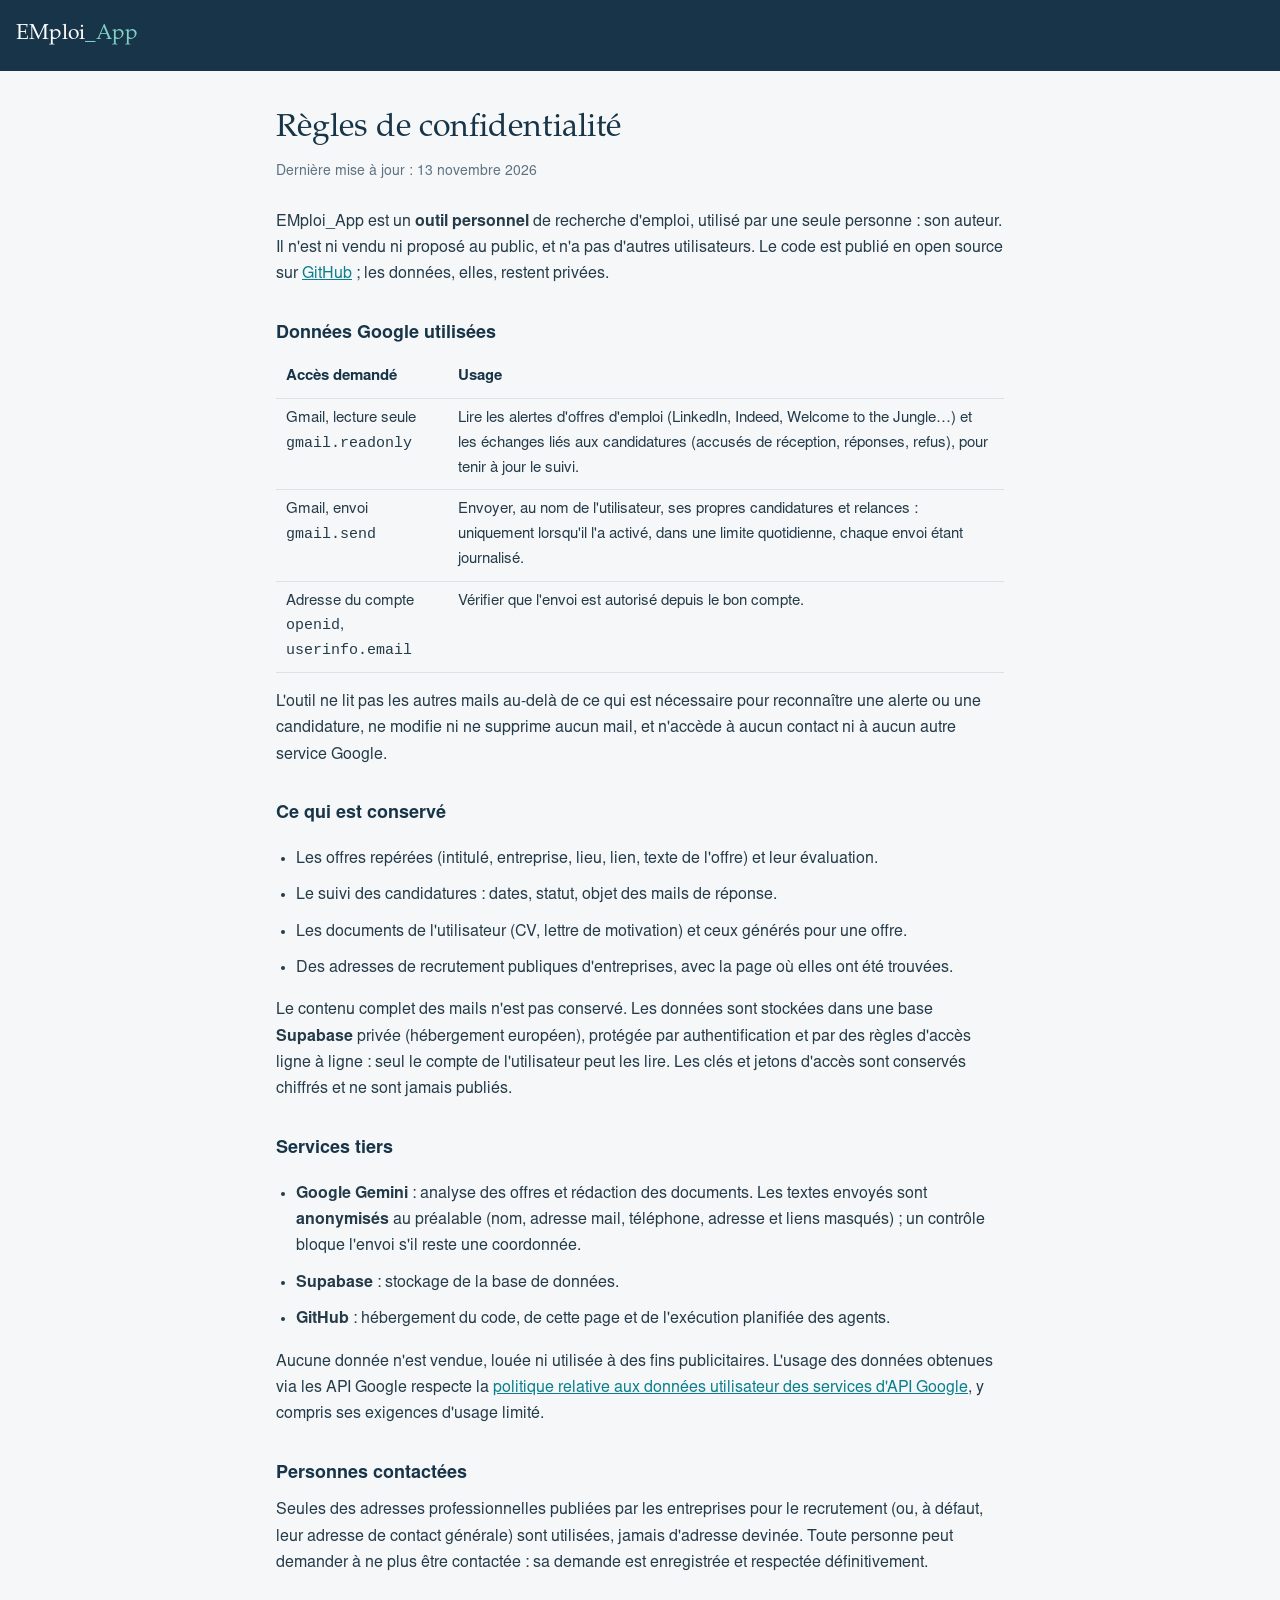
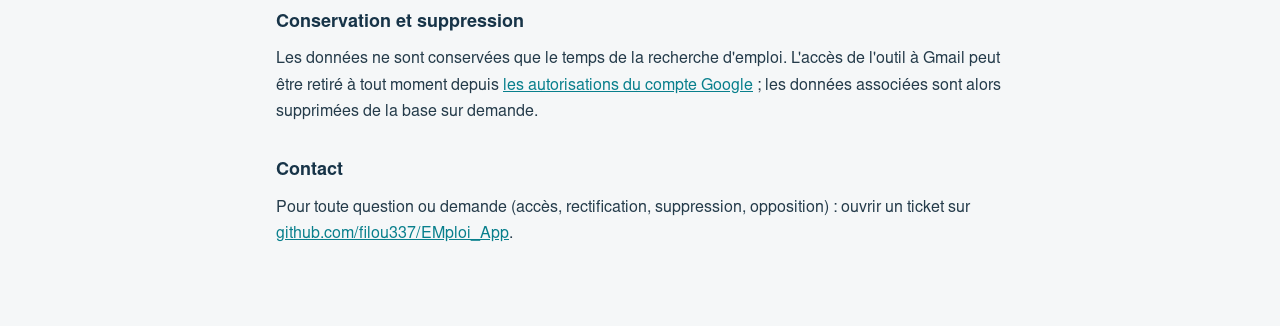
<file: app/web/confidentialite.html>
<!doctype html>
<html lang="fr">
<head>
<meta charset="utf-8">
<meta name="viewport" content="width=device-width, initial-scale=1">
<title>Règles de confidentialité — EMploi_App</title>
<meta name="theme-color" content="#173448">
<link rel="icon" href="icones/favicon.png">
<link rel="stylesheet" href="fonts.css">
<style>
  :root { --navy: #173448; --teal: #087f8c; --paper: #f5f7f8; --ink: #243b4a; --muted: #5d7180; --line: #dbe3e7; }
  * { box-sizing: border-box; }
  body { margin: 0; background: var(--paper); color: var(--ink); font: 16px/1.65 'JMI Sans', system-ui, sans-serif; }
  header { background: var(--navy); color: #fff; padding: 18px 16px; }
  header a { color: #fff; text-decoration: none; font-family: 'JMI Editorial', Georgia, serif; font-size: 21px; }
  main { max-width: 760px; margin: 0 auto; padding: 32px 16px 64px; }
  h1 { font-family: 'JMI Editorial', Georgia, serif; font-weight: 400; color: var(--navy); font-size: 32px; margin: 0 0 6px; }
  h2 { color: var(--navy); font-size: 18px; margin: 32px 0 8px; }
  p, li { margin: 0 0 10px; }
  ul { padding-left: 20px; }
  .maj { color: var(--muted); font-size: 14px; margin-bottom: 24px; }
  a { color: var(--teal); }
  table { width: 100%; border-collapse: collapse; font-size: 15px; margin: 8px 0 16px; }
  th, td { text-align: left; padding: 8px 10px; border-bottom: 1px solid var(--line); vertical-align: top; }
  th { color: var(--navy); }
  @media (max-width: 560px) { h1 { font-size: 26px; } th, td { padding: 6px 4px; } }
</style>
</head>
<body>
<header><a href="./">EMploi<span style="color:#7fd1c7">_App</span></a></header>
<main>
  <h1>Règles de confidentialité</h1>
  <p class="maj">Dernière mise à jour : 13 novembre 2026</p>

  <p>EMploi_App est un <strong>outil personnel</strong> de recherche d'emploi, utilisé par une seule personne :
  son auteur. Il n'est ni vendu ni proposé au public, et n'a pas d'autres utilisateurs.
  Le code est publié en open source sur <a href="https://github.com/filou337/EMploi_App">GitHub</a> ;
  les données, elles, restent privées.</p>

  <h2>Données Google utilisées</h2>
  <table>
    <tr><th>Accès demandé</th><th>Usage</th></tr>
    <tr><td>Gmail, lecture seule<br><code>gmail.readonly</code></td>
        <td>Lire les alertes d'offres d'emploi (LinkedIn, Indeed, Welcome to the Jungle…) et les échanges
        liés aux candidatures (accusés de réception, réponses, refus), pour tenir à jour le suivi.</td></tr>
    <tr><td>Gmail, envoi<br><code>gmail.send</code></td>
        <td>Envoyer, au nom de l'utilisateur, ses propres candidatures et relances : uniquement lorsqu'il l'a
        activé, dans une limite quotidienne, chaque envoi étant journalisé.</td></tr>
    <tr><td>Adresse du compte<br><code>openid</code>, <code>userinfo.email</code></td>
        <td>Vérifier que l'envoi est autorisé depuis le bon compte.</td></tr>
  </table>
  <p>L'outil ne lit pas les autres mails au-delà de ce qui est nécessaire pour reconnaître une alerte ou une
  candidature, ne modifie ni ne supprime aucun mail, et n'accède à aucun contact ni à aucun autre service Google.</p>

  <h2>Ce qui est conservé</h2>
  <ul>
    <li>Les offres repérées (intitulé, entreprise, lieu, lien, texte de l'offre) et leur évaluation.</li>
    <li>Le suivi des candidatures : dates, statut, objet des mails de réponse.</li>
    <li>Les documents de l'utilisateur (CV, lettre de motivation) et ceux générés pour une offre.</li>
    <li>Des adresses de recrutement publiques d'entreprises, avec la page où elles ont été trouvées.</li>
  </ul>
  <p>Le contenu complet des mails n'est pas conservé. Les données sont stockées dans une base
  <strong>Supabase</strong> privée (hébergement européen), protégée par authentification et par des règles
  d'accès ligne à ligne : seul le compte de l'utilisateur peut les lire. Les clés et jetons d'accès sont
  conservés chiffrés et ne sont jamais publiés.</p>

  <h2>Services tiers</h2>
  <ul>
    <li><strong>Google Gemini</strong> : analyse des offres et rédaction des documents. Les textes envoyés sont
    <strong>anonymisés</strong> au préalable (nom, adresse mail, téléphone, adresse et liens masqués) ; un
    contrôle bloque l'envoi s'il reste une coordonnée.</li>
    <li><strong>Supabase</strong> : stockage de la base de données.</li>
    <li><strong>GitHub</strong> : hébergement du code, de cette page et de l'exécution planifiée des agents.</li>
  </ul>
  <p>Aucune donnée n'est vendue, louée ni utilisée à des fins publicitaires. L'usage des données obtenues
  via les API Google respecte la <a href="https://developers.google.com/terms/api-services-user-data-policy">politique
  relative aux données utilisateur des services d'API Google</a>, y compris ses exigences d'usage limité.</p>

  <h2>Personnes contactées</h2>
  <p>Seules des adresses professionnelles publiées par les entreprises pour le recrutement (ou, à défaut, leur
  adresse de contact générale) sont utilisées, jamais d'adresse devinée. Toute personne peut demander à ne plus
  être contactée : sa demande est enregistrée et respectée définitivement.</p>

  <h2>Conservation et suppression</h2>
  <p>Les données ne sont conservées que le temps de la recherche d'emploi. L'accès de l'outil à Gmail peut être
  retiré à tout moment depuis <a href="https://myaccount.google.com/permissions">les autorisations du compte
  Google</a> ; les données associées sont alors supprimées de la base sur demande.</p>

  <h2>Contact</h2>
  <p>Pour toute question ou demande (accès, rectification, suppression, opposition) : ouvrir un ticket sur
  <a href="https://github.com/filou337/EMploi_App/issues">github.com/filou337/EMploi_App</a>.</p>
</main>
</body>
</html>
</file>
<file: app/web/fonts.css>
@font-face{font-family:'JMI Editorial';font-weight:400;font-style:normal;font-display:swap;src:url([data-uri]) format('opentype');}
@font-face{font-family:'JMI Sans';font-weight:400;font-style:normal;font-display:swap;src:url([data-uri]) format('opentype');}
@font-face{font-family:'JMI Sans';font-weight:700;font-style:normal;font-display:swap;src:url([data-uri]) format('opentype');}
</file>
